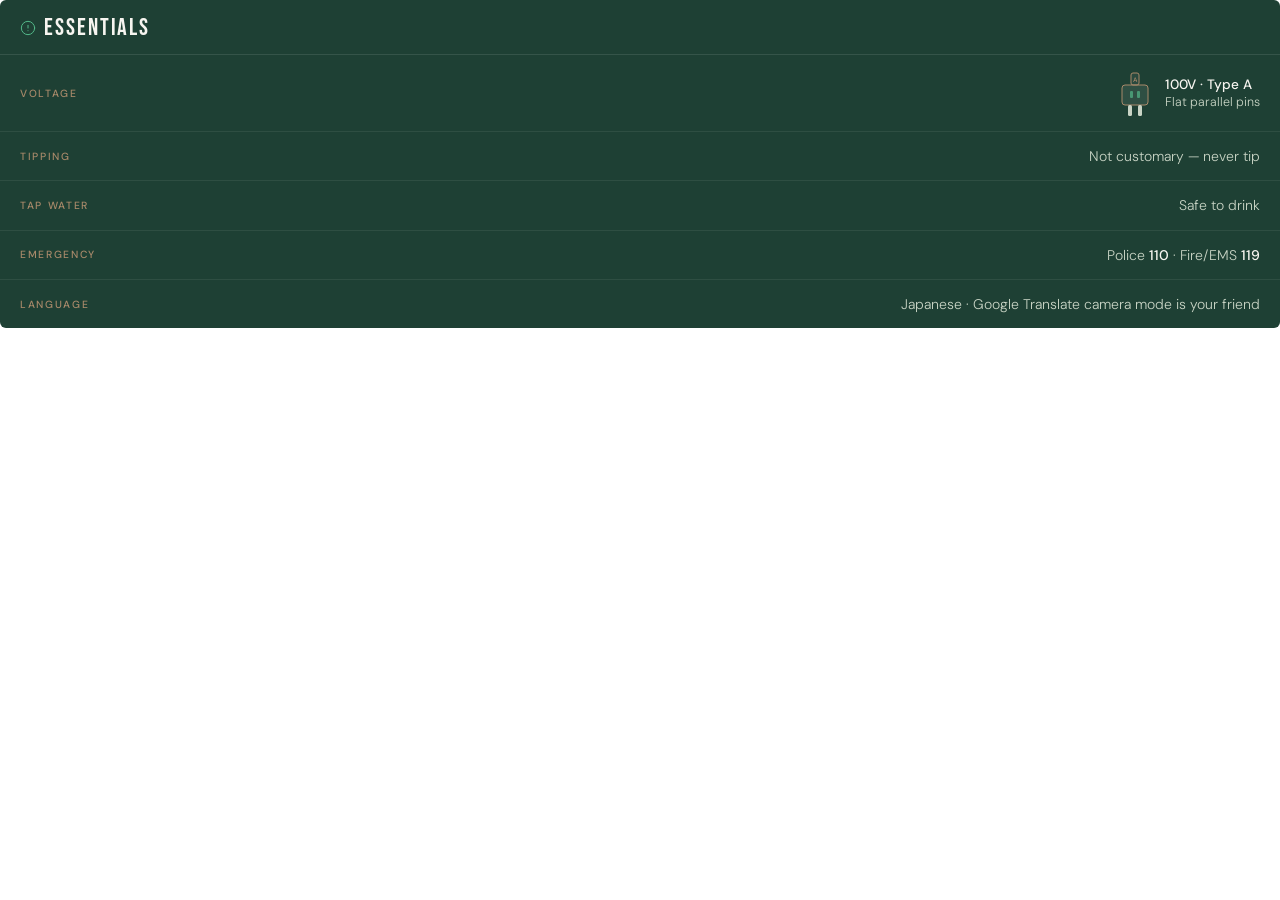
<file: support/html/japan_essentials.html>
<!DOCTYPE html>
<html lang="en">
<head>
  <meta charset="UTF-8">
  <meta name="viewport" content="width=device-width, initial-scale=1.0">
  <title>Essentials</title>
  <link href="https://fonts.googleapis.com/css2?family=Bebas+Neue&family=DM+Sans:ital,wght@0,300;0,400;0,500;1,400&display=swap" rel="stylesheet">
  <style>
    *, *::before, *::after { box-sizing: border-box; margin: 0; padding: 0; }

    html, body { width: 100%; background: transparent; overflow: hidden; }

    .ea-wrap {
      background: #1E4034;
      border-radius: 6px;
      overflow: hidden;
      width: 100%;
      font-family: 'DM Sans', sans-serif;
      -webkit-font-smoothing: antialiased;
    }
    .ea-header {
      padding: 16px 20px 14px;
      border-bottom: 1px solid rgba(255,255,255,0.1);
      display: flex;
      align-items: center;
      gap: 8px;
    }
    .ea-title {
      font-family: 'Bebas Neue', sans-serif;
      font-size: 1.5rem;
      color: #F7F5F0;
      letter-spacing: 0.08em;
      line-height: 1;
    }
    .ea-row {
      display: flex;
      justify-content: space-between;
      align-items: center;
      padding: 14px 20px;
      border-bottom: 1px solid rgba(255,255,255,0.07);
      gap: 16px;
    }
    .ea-row:last-child { border-bottom: none; }
    .ea-key {
      font-size: 0.65rem;
      font-weight: 500;
      letter-spacing: 0.16em;
      text-transform: uppercase;
      color: #A8896A;
      flex-shrink: 0;
    }
    .ea-val {
      font-size: 0.875rem;
      font-weight: 300;
      color: #C9D4C5;
      text-align: right;
      line-height: 1.45;
    }
    .ea-val strong {
      font-weight: 500;
      color: #F7F5F0;
    }
    .plug-block {
      display: flex;
      align-items: center;
      gap: 12px;
    }
    .plug-label {
      font-size: 0.78rem;
      font-weight: 300;
      color: #C9D4C5;
      line-height: 1.4;
      text-align: left;
    }
    .plug-label strong {
      font-weight: 500;
      color: #F7F5F0;
      display: block;
      font-size: 0.85rem;
    }
  </style>
</head>
<body>

<div class="ea-wrap" id="essentialsCard">
  <div class="ea-header">
    <svg width="16" height="16" viewBox="0 0 24 24" fill="none" stroke="#52B788" stroke-width="1.5" stroke-linecap="round" stroke-linejoin="round">
      <circle cx="12" cy="12" r="10"/>
      <line x1="12" y1="8" x2="12" y2="12"/>
      <line x1="12" y1="16" x2="12.01" y2="16"/>
    </svg>
    <span class="ea-title">Essentials</span>
  </div>

  <div class="ea-row">
    <span class="ea-key">Voltage</span>
    <div class="plug-block">
      <svg width="36" height="48" viewBox="0 0 36 48" fill="none" xmlns="http://www.w3.org/2000/svg">
        <rect x="5" y="16" width="26" height="20" rx="3" fill="rgba(255,255,255,0.08)" stroke="#A8896A" stroke-width="1"/>
        <rect x="11" y="36" width="4" height="11" rx="1.5" fill="#C9D4C5"/>
        <rect x="21" y="36" width="4" height="11" rx="1.5" fill="#C9D4C5"/>
        <rect x="13" y="22" width="3" height="7" rx="1" fill="#52B788" fill-opacity="0.7"/>
        <rect x="20" y="22" width="3" height="7" rx="1" fill="#52B788" fill-opacity="0.7"/>
        <rect x="14" y="4" width="8" height="12" rx="2" fill="rgba(255,255,255,0.05)" stroke="#A8896A" stroke-width="1"/>
        <text x="18" y="12.5" text-anchor="middle" font-family="DM Sans,sans-serif" font-size="6.5" font-weight="500" fill="#A8896A">A</text>
      </svg>
      <div class="plug-label">
        <strong>100V · Type A</strong>
        Flat parallel pins
      </div>
    </div>
  </div>

  <div class="ea-row">
    <span class="ea-key">Tipping</span>
    <span class="ea-val">Not customary — never tip</span>
  </div>

  <div class="ea-row">
    <span class="ea-key">Tap water</span>
    <span class="ea-val">Safe to drink</span>
  </div>

  <div class="ea-row">
    <span class="ea-key">Emergency</span>
    <span class="ea-val">Police <strong>110</strong> · Fire/EMS <strong>119</strong></span>
  </div>

  <div class="ea-row">
    <span class="ea-key">Language</span>
    <span class="ea-val">Japanese · Google Translate camera mode is your friend</span>
  </div>
</div>

<script>
  function postHeight() {
    const h = document.getElementById('essentialsCard').offsetHeight;
    window.parent.postMessage({ height: h }, '*');
  }
  document.fonts.ready.then(() => {
    postHeight();
    new ResizeObserver(postHeight).observe(document.getElementById('essentialsCard'));
  });
</script>

</body>
</html>
</file>
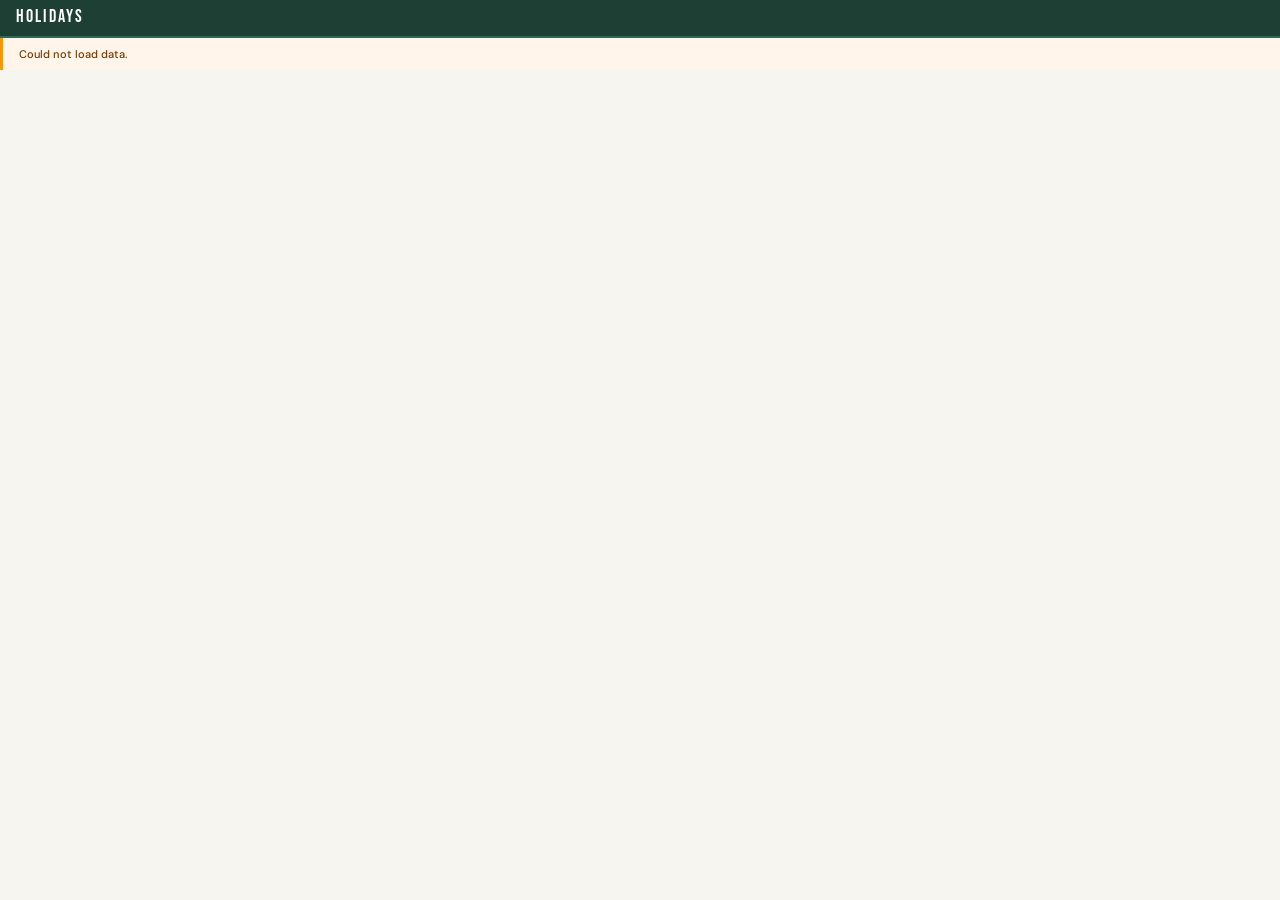
<file: support/html/japan_holidays.html>
<!DOCTYPE html>

<html lang="en">
<head>
<meta charset="UTF-8">
<meta name="viewport" content="width=device-width, initial-scale=1.0">
<title>National Holiday Lookup</title>

<!-- ╔══════════════════════════════════╗
     ║  CONFIGURATION — EDIT HERE      ║
     ╚══════════════════════════════════╝
     DEFAULT_COUNTRY: any ISO 2-letter code
     e.g. "US"  "JP"  "GB"  "DE"  "AU"  "FR"  "SG"       -->

<script>var DEFAULT_COUNTRY = "JP";</script>
<script>
    function sendHeight() {
        // Use document.body to get the height of simple pages
        const trueHeight = document.body.scrollHeight;
        window.parent.postMessage({ height: trueHeight }, '*'); 
    }

    const observer = new ResizeObserver(() => sendHeight());

    window.onload = () => {
        observer.observe(document.body);
        setTimeout(sendHeight, 100);
    };
</script>

<link rel="preconnect" href="https://fonts.googleapis.com">
<link rel="preconnect" href="https://fonts.gstatic.com" crossorigin>
<link href="https://fonts.googleapis.com/css2?family=Bebas+Neue&family=DM+Sans:opsz,wght@9..40,300;9..40,400;9..40,500&display=swap" rel="stylesheet">

<style>
/* ── tokens ── */
:root {
  --forest:    #1E4034;
  --canopy:    #2D6A4F;
  --moss:      #52B788;
  --driftwood: #A8896A;
  --fog:       #C9D4C5;
  --ink:       #0F0F0F;
  --graphite:  #3D3D3D;
  --ash:       #8C8C8C;
  --cloud:     #EFEFEF;
  --paper:     #F7F5F0;
  --white:     #FFFFFF;
  --forest-06: #F4F7F6;
  --forest-10: #ECF0EF;
  --moss-15:   #E2F2EB;
  --drift-15:  #F3EBE2;

  --f-display:  'Bebas Neue','Arial Black','Impact',sans-serif;
  --f-body:     'DM Sans','Helvetica Neue',Arial,sans-serif;
}

*,*::before,*::after { box-sizing: border-box; margin: 0; padding: 0; }
html { -webkit-text-size-adjust: 100%; }

body {
  font-family: var(--f-body);
  font-size: 13px;
  line-height: 1.5;
  color: var(--graphite);
  background: var(--paper);
  -webkit-font-smoothing: antialiased;
}

/* ── thin title bar ── */
.top-bar {
  background: var(--forest);
  padding: 8px 16px;
  border-bottom: 2px solid var(--canopy);
}

.top-title {
  font-family: var(--f-display);
  font-size: 18px;
  letter-spacing: 0.12em;
  color: var(--white);
  line-height: 1;
}

/* ── status strip ── */
.status {
  display: none;
  align-items: center;
  gap: 8px;
  padding: 8px 16px;
  font-size: 11px;
  font-weight: 500;
}
.status.show { display: flex; }
.status.loading { background: var(--forest-10); color: var(--canopy); }
.status.error   { background: #FFF5EA; color: #7a3800; border-left: 3px solid #FF9500; }

@keyframes spin { to { transform: rotate(360deg); } }
.spinner {
  width: 12px; height: 12px; flex-shrink: 0;
  border: 2px solid rgba(45,106,79,.2);
  border-top-color: var(--canopy);
  border-radius: 50%;
  animation: spin .65s linear infinite;
}

/* ── year divider (between years inline in the grid) ── */
.year-divider {
  grid-column: 1 / -1;
  display: flex;
  align-items: center;
  gap: 10px;
  padding: 8px 2px 2px;
}
.year-divider-label {
  font-family: var(--f-display);
  font-size: 15px;
  letter-spacing: 0.12em;
  color: var(--ash);
  flex-shrink: 0;
}
.year-divider-line {
  flex: 1;
  height: 1px;
  background: var(--cloud);
}

/* ── legend ── */
.legend {
  display: none;
  padding: 6px 16px 2px;
  gap: 12px;
  flex-wrap: wrap;
}
.legend.show { display: flex; }

.leg-item {
  display: flex;
  align-items: center;
  gap: 5px;
  font-size: 9px;
  font-weight: 500;
  letter-spacing: 0.1em;
  text-transform: uppercase;
  color: var(--ash);
}
.leg-dot {
  width: 9px; height: 9px;
  border-radius: 50%; flex-shrink: 0;
}
.dot-a { background: var(--canopy); }
.dot-o { background: var(--driftwood); }

/* ── calendar ── */
.cal-wrap {
  padding: 8px 16px 4px;
}

.cal-grid {
  display: grid;
  grid-template-columns: repeat(4, 1fr);
  gap: 8px;
}

@media (max-width: 680px) {
  .cal-grid { grid-template-columns: repeat(2, 1fr); }
}
@media (max-width: 360px) {
  .cal-grid { grid-template-columns: 1fr 1fr; }
}

.month-card {
  background: var(--white);
  border: 1px solid var(--cloud);
  border-radius: 2px;
  /* Do NOT set overflow:hidden — that clips tooltips */
}

.month-head {
  background: var(--forest);
  padding: 5px 8px 4px;
  display: flex;
  justify-content: space-between;
  align-items: center;
  border-radius: 2px 2px 0 0;
}

.month-name {
  font-family: var(--f-display);
  font-size: 12px;
  letter-spacing: 0.1em;
  color: var(--white);
  line-height: 1;
}

/* ── additional years container ── */
.additional-years {
  margin-top: 10px;
}

.add-years-toggle {
  display: flex;
  align-items: center;
  gap: 8px;
  padding: 8px 12px;
  background: var(--forest);
  border-radius: 2px;
  cursor: pointer;
  user-select: none;
  transition: background .12s;
}
.add-years-toggle:hover { background: var(--canopy); }

.add-years-label {
  font-family: var(--f-display);
  font-size: 14px;
  letter-spacing: 0.12em;
  color: var(--white);
  line-height: 1;
}

.add-years-meta {
  font-size: 9px;
  color: var(--fog);
  letter-spacing: 0.06em;
  margin-left: 4px;
}

.add-years-toggle .collapse-chev { color: var(--fog); }
.add-years-toggle .collapse-chev.open { transform: rotate(180deg); }

.add-years-body {
  padding-top: 8px;
}

.cal-wkdays {
  display: grid;
  grid-template-columns: repeat(7, 1fr);
  background: var(--forest-06);
  border-bottom: 1px solid var(--cloud);
}

.cal-wkday {
  text-align: center;
  padding: 3px 0;
  font-size: 8px;
  font-weight: 500;
  letter-spacing: 0.06em;
  text-transform: uppercase;
  color: var(--ash);
}

.cal-days {
  display: grid;
  grid-template-columns: repeat(7, 1fr);
  padding: 3px;
  gap: 1px;
  /* NO overflow:hidden here */
}

/* Square cell via padding trick */
.cal-day {
  position: relative;
  width: 100%;
  padding-top: 100%;
  border-radius: 50%;
  cursor: default;
}

.cal-day-in {
  position: absolute;
  inset: 0;
  display: flex;
  align-items: center;
  justify-content: center;
  font-size: 10px;
  font-weight: 400;
  color: var(--graphite);
  border-radius: 50%;
  line-height: 1;
}

.cal-day.empty .cal-day-in { color: transparent; }

.cal-day.is-a .cal-day-in {
  background: var(--canopy);
  color: var(--white);
  font-weight: 600;
}

.cal-day.is-o .cal-day-in {
  background: var(--driftwood);
  color: var(--white);
  font-weight: 600;
}

.cal-day.is-a.is-o .cal-day-in {
  background: linear-gradient(135deg, var(--canopy) 50%, var(--driftwood) 50%);
  color: var(--white);
  font-weight: 600;
}

.cal-day.has-tip {
  cursor: pointer;
  z-index: 1;
}
.cal-day.has-tip:hover .cal-day-in { filter: brightness(1.15); }

/* ── FIXED-POSITION TOOLTIP ── */
/* Rendered in <body>, positioned via JS on mouseenter */
#tooltip {
  display: none;
  position: fixed;
  z-index: 9999;
  background: var(--ink);
  color: var(--white);
  padding: 10px 12px;
  min-width: 165px;
  max-width: 205px;
  border-radius: 3px;
  box-shadow: 0 6px 22px rgba(0,0,0,.40);
  pointer-events: none;
  font-family: var(--f-body);
  font-size: 11px;
  line-height: 1.45;
  white-space: normal;
}

#tooltip::after {
  content: '';
  position: absolute;
  border: 6px solid transparent;
}

/* arrow pointing down (tooltip above cursor) */
#tooltip.arrow-down::after {
  top: 100%;
  left: var(--arrow-x, 50%);
  transform: translateX(-50%);
  border-top-color: var(--ink);
}

/* arrow pointing up (tooltip below cursor) */
#tooltip.arrow-up::after {
  bottom: 100%;
  left: var(--arrow-x, 50%);
  transform: translateX(-50%);
  border-bottom-color: var(--ink);
}

.tip-name {
  font-size: 11px;
  font-weight: 500;
  color: var(--white);
  line-height: 1.3;
  margin-bottom: 5px;
}

.tip-hr {
  border: none;
  border-top: 1px solid rgba(255,255,255,.12);
  margin: 6px 0;
}

.tip-row {
  display: flex;
  justify-content: space-between;
  gap: 8px;
  font-size: 9.5px;
  margin-top: 2px;
}
.tip-k { color: var(--ash); flex-shrink: 0; }
.tip-v { color: var(--fog); text-align: right; }

.tip-pill {
  display: inline-block;
  margin-top: 6px;
  padding: 2px 7px;
  font-size: 8px;
  font-weight: 500;
  letter-spacing: 0.1em;
  text-transform: uppercase;
  border-radius: 2px;
}
.pill-a { background: var(--canopy); color: var(--white); }
.pill-o { background: var(--driftwood); color: var(--white); }
.pill-s { background: rgba(255,255,255,.1); color: var(--moss); }

/* ── collapsible list ── */
.list-section { padding: 6px 16px 20px; display: none; }
.list-section.show { display: block; }

.list-btn {
  width: 100%;
  display: flex;
  align-items: center;
  justify-content: space-between;
  padding: 7px 12px;
  background: var(--forest-06);
  border: 1px solid var(--cloud);
  border-bottom: none;
  border-radius: 2px 2px 0 0;
  font-family: var(--f-body);
  font-size: 9px;
  font-weight: 500;
  letter-spacing: 0.16em;
  text-transform: uppercase;
  color: var(--ash);
  cursor: pointer;
  text-align: left;
  transition: background .12s, color .12s;
}
.list-btn:hover { background: var(--forest-10); color: var(--canopy); }

.chev {
  font-size: 10px;
  color: var(--ash);
  transition: transform .18s;
  flex-shrink: 0;
}
.chev.open { transform: rotate(180deg); }

.list-body {
  display: none;
  border: 1px solid var(--cloud);
  border-radius: 0 0 2px 2px;
  overflow: hidden;
}
.list-body.open { display: block; }

.list-yr-row { background: var(--forest-10) !important; }
.list-yr-cell {
  padding: 5px 10px 4px;
  font-family: var(--f-display);
  font-size: 12px;
  letter-spacing: 0.14em;
  color: var(--ash);
  border-bottom: 1px solid var(--cloud);
}

.list-tbl {
  width: 100%;
  border-collapse: collapse;
  font-size: 11px;
}

.list-tbl thead tr { background: var(--forest); }
.list-tbl thead th {
  padding: 5px 10px;
  text-align: left;
  font-size: 8px;
  font-weight: 500;
  letter-spacing: 0.16em;
  text-transform: uppercase;
  color: var(--fog);
}

.list-tbl tbody tr { border-bottom: 1px solid var(--cloud); }
.list-tbl tbody tr:last-child { border-bottom: none; }
.list-tbl tbody tr:hover { background: var(--forest-06); }

.list-tbl td { padding: 6px 10px; color: var(--graphite); vertical-align: middle; }

.td-date { white-space: nowrap; color: var(--ash); font-size: 10px; font-weight: 300; width: 88px; }
.td-name { font-weight: 500; color: var(--ink); }
.td-day  { color: var(--ash); font-size: 10px; white-space: nowrap; }
.td-obs  { font-size: 10px; color: var(--driftwood); }

.chip {
  display: inline-block;
  margin-left: 6px;
  padding: 1px 6px;
  font-size: 7.5px;
  font-weight: 500;
  letter-spacing: 0.1em;
  text-transform: uppercase;
  background: var(--drift-15);
  color: #6a4200;
  border-radius: 2px;
  vertical-align: middle;
}

.hidden { display: none !important; }

/* ── collapse bar for hidden months ── */
.collapse-bar {
  grid-column: 1 / -1;   /* full row width */
  display: flex;
  align-items: center;
  justify-content: space-between;
  padding: 7px 12px;
  background: var(--forest-06);
  border: 1px solid var(--cloud);
  border-radius: 2px;
  cursor: pointer;
  user-select: none;
  transition: background .12s, color .12s;
  gap: 8px;
}
.collapse-bar:hover { background: var(--forest-10); }

.collapse-bar-label {
  font-size: 9px;
  font-weight: 500;
  letter-spacing: 0.16em;
  text-transform: uppercase;
  color: var(--ash);
}
.collapse-bar:hover .collapse-bar-label { color: var(--canopy); }

.collapse-bar-meta {
  font-size: 9px;
  color: var(--fog);
  letter-spacing: 0.06em;
  flex: 1;
  text-align: center;
}

.collapse-chev {
  font-size: 10px;
  color: var(--ash);
  flex-shrink: 0;
}

/* hidden month cards — toggled by JS */
.month-card.collapsed { display: none; }
</style>

</head>
<body>

<!-- Fixed tooltip — lives outside all scrolling containers -->

<div id="tooltip"></div>

<!-- ── thin title bar ── -->

<div class="top-bar">
  <span class="top-title">HOLIDAYS</span>
</div>

<!-- ── status ── -->

<div class="status" id="status">
  <div class="spinner" id="spinner"></div>
  <span id="status-msg"></span>
</div>

<!-- ── legend ── -->

<div class="legend" id="legend">
  <div class="leg-item"><div class="leg-dot dot-a"></div>Actual date</div>
  <div class="leg-item"><div class="leg-dot dot-o"></div>Observed</div>
</div>

<!-- ── calendar ── -->

<div class="cal-wrap">
  <div class="cal-grid" id="cal-grid"></div>
  <!-- additional years container — populated by JS as background fetches land -->
  <div class="additional-years" id="additional-years" style="display:none;">
    <div class="add-years-toggle" id="add-years-toggle" onclick="toggleAdditionalYears()">
      <span class="add-years-label">Additional Years</span>
      <span class="add-years-meta" id="add-years-meta"></span>
      <span class="collapse-chev" id="add-years-chev">▼</span>
    </div>
    <div class="add-years-body" id="add-years-body" style="display:none;">
      <div class="cal-grid" id="extra-cal-grid"></div>
    </div>
  </div>
</div>

<!-- ── list ── -->

<div class="list-section" id="list-section">
  <button class="list-btn" onclick="toggleList()">
    Full holiday list
    <span class="chev" id="chev">▼</span>
  </button>
  <div class="list-body" id="list-body"></div>
</div>

<script>
/* ── config ── */
var COUNTRY_NAMES = {
  US:'United States',GB:'United Kingdom',CA:'Canada',AU:'Australia',
  DE:'Germany',FR:'France',JP:'Japan',CN:'China',IN:'India',BR:'Brazil',
  MX:'Mexico',KR:'South Korea',IT:'Italy',ES:'Spain',NL:'Netherlands',
  SG:'Singapore',NZ:'New Zealand',ZA:'South Africa',NG:'Nigeria',AR:'Argentina',
  SE:'Sweden',NO:'Norway',DK:'Denmark',CH:'Switzerland',PT:'Portugal',PL:'Poland',
  TR:'Turkey',EG:'Egypt',SA:'Saudi Arabia',AE:'UAE',IL:'Israel',PH:'Philippines',
  ID:'Indonesia',TH:'Thailand',MY:'Malaysia',VN:'Vietnam',PK:'Pakistan',
  BD:'Bangladesh',KE:'Kenya',GH:'Ghana',UA:'Ukraine',RU:'Russia',CO:'Colombia',
  CL:'Chile',PE:'Peru',IE:'Ireland',BE:'Belgium',AT:'Austria',GR:'Greece',
  FI:'Finland',CZ:'Czechia',HU:'Hungary',RO:'Romania',SK:'Slovakia',HR:'Croatia',
  RS:'Serbia',BG:'Bulgaria',LU:'Luxembourg',IS:'Iceland',EE:'Estonia',LV:'Latvia',
  LT:'Lithuania',SI:'Slovenia',CY:'Cyprus',MT:'Malta',MA:'Morocco',TN:'Tunisia',
  ET:'Ethiopia',TZ:'Tanzania',UG:'Uganda',ZW:'Zimbabwe',CM:'Cameroon',
  CI:'Ivory Coast',SN:'Senegal',DZ:'Algeria',AO:'Angola',MZ:'Mozambique',
  ZM:'Zambia',EC:'Ecuador',VE:'Venezuela',BO:'Bolivia',PY:'Paraguay',UY:'Uruguay',
  PA:'Panama',CR:'Costa Rica',GT:'Guatemala',HN:'Honduras',SV:'El Salvador',
  NI:'Nicaragua',CU:'Cuba',DO:'Dominican Republic',JM:'Jamaica',HT:'Haiti',
  LK:'Sri Lanka',NP:'Nepal',MM:'Myanmar',KH:'Cambodia',LA:'Laos',TW:'Taiwan',
  HK:'Hong Kong',MN:'Mongolia',KZ:'Kazakhstan',UZ:'Uzbekistan',AZ:'Azerbaijan',
  GE:'Georgia',AM:'Armenia',JO:'Jordan',LB:'Lebanon',IQ:'Iraq',IR:'Iran',
  KW:'Kuwait',QA:'Qatar',BH:'Bahrain',OM:'Oman',YE:'Yemen',LY:'Libya',SD:'Sudan'
};

var MONTHS  = ['January','February','March','April','May','June',
               'July','August','September','October','November','December'];
var MSHORT  = ['Jan','Feb','Mar','Apr','May','Jun','Jul','Aug','Sep','Oct','Nov','Dec'];
var DSHORT  = ['Su','Mo','Tu','We','Th','Fr','Sa'];
var DFULL   = ['Sunday','Monday','Tuesday','Wednesday','Thursday','Friday','Saturday'];

var store = {};  /* { year: [holidays] } */

/* ── helpers ── */
function pad(n) { return n < 10 ? '0'+n : ''+n; }
function fmtDate(s) {
  var p = s.split('-');
  return MSHORT[+p[1]-1] + ' ' + +p[2] + ', ' + p[0];
}
function dayName(s) {
  var p = s.split('-').map(Number);
  return DFULL[new Date(p[0], p[1]-1, p[2]).getDay()];
}
function $(id) { return document.getElementById(id); }
function show(id) { $(id).classList.remove('hidden'); }
function hide(id) { $(id).classList.add('hidden'); }

function setStatus(type, msg) {
  var el = $('status');
  el.className = 'status show ' + type;
  $('status-msg').textContent = msg;
  $('spinner').style.display = type === 'loading' ? 'block' : 'none';
}
function clearStatus() { $('status').className = 'status'; }

/* ── tooltip (fixed position, lives in <body>) ── */
var tipEl      = $('tooltip');
var tipTarget  = null;

function showTip(cell, html) {
  tipEl.innerHTML = html;
  tipEl.style.display = 'block';
  tipEl.className = '';   /* clear old arrow class */
  positionTip(cell);
}

function hideTip() {
  tipEl.style.display = 'none';
  tipEl.className = '';
  tipTarget = null;
}

function positionTip(cell) {
  var cr  = cell.getBoundingClientRect();
  var tw  = tipEl.offsetWidth  || 185;
  var th  = tipEl.offsetHeight || 120;
  var vw  = window.innerWidth;
  var vh  = window.innerHeight;
  var pad = 8;

  /* Preferred: above the cell */
  var spaceAbove = cr.top;
  var spaceBelow = vh - cr.bottom;
  var above = spaceAbove >= th + pad || spaceAbove >= spaceBelow;

  /* Horizontal: center on cell, clamp to viewport */
  var cellCx  = cr.left + cr.width / 2;
  var left    = cellCx - tw / 2;
  left = Math.max(pad, Math.min(left, vw - tw - pad));

  /* Arrow x relative to tooltip box */
  var arrowX  = Math.max(12, Math.min(cellCx - left, tw - 12));
  tipEl.style.setProperty('--arrow-x', arrowX + 'px');

  if (above) {
    tipEl.className = 'arrow-down';
    tipEl.style.top  = (cr.top - th - pad) + 'px';
    tipEl.style.left = left + 'px';
  } else {
    tipEl.className = 'arrow-up';
    tipEl.style.top  = (cr.bottom + pad) + 'px';
    tipEl.style.left = left + 'px';
  }
}

/* reposition on scroll/resize without closing */
window.addEventListener('scroll', function() {
  if (tipTarget) positionTip(tipTarget);
}, true);
window.addEventListener('resize', function() {
  if (tipTarget) positionTip(tipTarget);
});
/* dismiss tooltip on touch outside a holiday cell */
document.addEventListener('touchstart', function(e) {
  if (tipTarget && !tipTarget.contains(e.target)) {
    hideTip();
  }
}, { passive: true });

/* ── re-render grid when desktop ↔ mobile breakpoint is crossed — see listener below ── */

/* ── fetch ── */
function fetchYear(code, yr) {
  return fetch('https://tallyfy.com/national-holidays/api/' + code + '/' + yr + '.json')
    .then(function(r) { if (!r.ok) throw new Error(); return r.json(); });
}

/* ── visible window — mirrors CSS breakpoint exactly ── */
function visibleCount() {
  /* must match the CSS @media (max-width: 680px) breakpoint */
  return window.matchMedia('(max-width: 680px)').matches ? 2 : 4;
}

/* ── build one month card (no grid insertion) ── */
function buildMonthCard(year, mo, holidays, actMap, obsMap) {
  var firstDow    = new Date(year, mo, 1).getDay();
  var daysInMonth = new Date(year, mo+1, 0).getDate();
  var actualsHere = holidays.filter(function(h) {
    return parseInt(h.date.split('-')[1], 10) - 1 === mo;
  });

  var card = document.createElement('div');
  card.className   = 'month-card';
  card.dataset.mo  = mo;
  card.dataset.yr  = year;

  var head = document.createElement('div');
  head.className = 'month-head';
  head.innerHTML = '<span class="month-name">' + MONTHS[mo].toUpperCase() + '</span>';
  card.appendChild(head);

  var wkr = document.createElement('div');
  wkr.className = 'cal-wkdays';
  DSHORT.forEach(function(d) {
    var s = document.createElement('span');
    s.className = 'cal-wkday';
    s.textContent = d;
    wkr.appendChild(s);
  });
  card.appendChild(wkr);

  var dg = document.createElement('div');
  dg.className = 'cal-days';

  for (var e = 0; e < firstDow; e++) {
    var em = document.createElement('div');
    em.className = 'cal-day empty';
    em.innerHTML = '<div class="cal-day-in"></div>';
    dg.appendChild(em);
  }

  for (var d = 1; d <= daysInMonth; d++) {
    var ds     = year + '-' + pad(mo+1) + '-' + pad(d);
    var actH   = actMap[ds] || [];
    var obsAll = obsMap[ds] || [];
    var obsOth = obsAll.filter(function(h) { return actH.indexOf(h) === -1; });
    var isA    = actH.length > 0;
    var isO    = obsOth.length > 0;

    var cell = document.createElement('div');
    cell.className = 'cal-day';
    if (isA) cell.classList.add('is-a');
    if (isO) cell.classList.add('is-o');

    var inner = document.createElement('div');
    inner.className   = 'cal-day-in';
    inner.textContent = d;
    cell.appendChild(inner);

    if (isA || isO) {
      cell.classList.add('has-tip');
      var html = '';
      var first = true;

      actH.forEach(function(h) {
        if (!first) html += '<hr class="tip-hr">';
        first = false;
        var sh = h.is_observed_shifted;
        html +=
          '<div class="tip-name">' + h.name + '</div>' +
          '<div class="tip-row"><span class="tip-k">Date</span><span class="tip-v">' + fmtDate(h.date) + '</span></div>' +
          '<div class="tip-row"><span class="tip-k">Day</span><span class="tip-v">' + dayName(h.date) + '</span></div>';
        if (sh) {
          html +=
            '<div class="tip-row"><span class="tip-k">Observed</span><span class="tip-v">' + fmtDate(h.observed_date) + '</span></div>' +
            '<span class="tip-pill pill-s">Observed ' + dayName(h.observed_date) + '</span>';
        } else {
          html += '<span class="tip-pill pill-a">Actual date</span>';
        }
      });

      obsOth.forEach(function(h) {
        if (!first) html += '<hr class="tip-hr">';
        first = false;
        html +=
          '<div class="tip-name">' + h.name + '</div>' +
          '<div class="tip-row"><span class="tip-k">Actual</span><span class="tip-v">' + fmtDate(h.date) + '</span></div>' +
          '<div class="tip-row"><span class="tip-k">Observed</span><span class="tip-v">' + fmtDate(h.observed_date) + '</span></div>' +
          '<span class="tip-pill pill-o">Observed here</span>';
      });

      (function(c, h) {
        /* mouse */
        c.addEventListener('mouseenter', function() { tipTarget = c; showTip(c, h); });
        c.addEventListener('mouseleave', function() { hideTip(); });
        /* touch — tap to show; tapping anywhere else hides (see global touchstart below) */
        c.addEventListener('touchstart', function(e) {
          e.preventDefault(); /* stop synthetic mouse events firing too */
          if (tipTarget === c) {
            hideTip();         /* second tap on same cell = dismiss */
          } else {
            tipTarget = c;
            showTip(c, h);
          }
        }, { passive: false });
      })(cell, html);
    }

    dg.appendChild(cell);
  }

  card.appendChild(dg);
  return card;
}

/* ── collapse bar factory — one-way reveal, no toggle back ── */
var barIdSeq = 0;
function makeCollapseBar(label, metaText, cards) {
  var bar = document.createElement('div');
  bar.className = 'collapse-bar';
  bar.innerHTML =
    '<span class="collapse-bar-label">' + label + '</span>' +
    '<span class="collapse-bar-meta">' + metaText + '</span>' +
    '<span class="collapse-chev">▼</span>';

  bar.addEventListener('click', function() {
    /* reveal all cards */
    cards.forEach(function(c) { c.classList.remove('collapsed'); });
    /* remove the bar itself — no going back */
    bar.parentNode.removeChild(bar);
  });
  return bar;
}

/* ── collapse meta string ── */
function barMeta(cards, holidays) {
  if (!cards.length) return '';
  var first = MONTHS[parseInt(cards[0].dataset.mo, 10)];
  var last  = MONTHS[parseInt(cards[cards.length-1].dataset.mo, 10)];
  var range = cards.length === 1 ? first : first + ' – ' + last;
  var hols  = 0;
  cards.forEach(function(c) {
    var m = parseInt(c.dataset.mo, 10);
    hols += holidays.filter(function(h) {
      return parseInt(h.date.split('-')[1], 10) - 1 === m;
    }).length;
  });
  return range + ' · ' + cards.length + ' month' + (cards.length !== 1 ? 's' : '') +
         (hols ? ' · ' + hols + ' holiday' + (hols !== 1 ? 's' : '') : '');
}

/* ── toggle additional years panel ── */
function toggleAdditionalYears() {
  var body = $('add-years-body');
  var chev = $('add-years-chev');
  var open = body.style.display === 'none';
  body.style.display = open ? 'block' : 'none';
  chev.classList.toggle('open', open);
}

/* ── init — fetch current year immediately, discover & stream the rest ── */
(function init() {
  var now  = new Date().getFullYear();
  var code = DEFAULT_COUNTRY || 'US';

  /* We don't hardcode the max year — instead we probe upward from now+1
     until the API returns a 404, then stop. Each successful year is streamed
     into the UI as it arrives. Max probe cap: now+10 to avoid runaway.      */
  var MAX_PROBE = now + 10;

  setStatus('loading', 'Loading…');

  /* ── sentinel anchors for the current-year grid ── */
  var mainGrid   = $('cal-grid');
  var mainAnchor = {};
  /* Just one anchor for the current year in the main grid */
  (function() {
    var a = document.createElement('div');
    a.style.display = 'contents';
    mainGrid.appendChild(a);
    mainAnchor[now] = a;
  })();

  function insertAtMainAnchor(yr, nodes) {
    var anchor = mainAnchor[yr];
    if (!anchor) return;
    nodes.forEach(function(n) { anchor.parentNode.insertBefore(n, anchor); });
  }

  /* ── sentinel anchors for the extra-years grid (inserted as years are discovered) ── */
  var extraGrid    = $('extra-cal-grid');
  var extraAnchors = {};
  var extraYears   = []; /* years confirmed available beyond now */

  function ensureExtraAnchor(yr) {
    if (extraAnchors[yr]) return;
    var a = document.createElement('div');
    a.style.display = 'contents';
    extraGrid.appendChild(a);
    extraAnchors[yr] = a;
    extraYears.push(yr);
    extraYears.sort(function(a,b){ return a-b; });
  }

  function insertAtExtraAnchor(yr, nodes) {
    var anchor = extraAnchors[yr];
    if (!anchor) return;
    nodes.forEach(function(n) { anchor.parentNode.insertBefore(n, anchor); });
  }

  /* ── list ordering helper — shared table in list-body ── */
  function insertAtListAnchor(year) {
    var hols = store[year] || [];
    if (!hols.length) return;
    $('list-section').className = 'list-section show';

    var body = $('list-body');
    var tbl  = body.querySelector('table.list-tbl');
    if (!tbl) {
      tbl = document.createElement('table');
      tbl.className = 'list-tbl';
      var cg = document.createElement('colgroup');
      cg.innerHTML =
        '<col style="width:92px"><col><col style="width:80px"><col style="width:92px">';
      tbl.appendChild(cg);
      tbl.createTHead().innerHTML =
        '<tr><th>Date</th><th>Holiday</th><th>Day</th><th>Observed</th></tr>';
      tbl.createTBody();
      body.insertBefore(tbl, body.firstChild);
    }

    var tb = tbl.querySelector('tbody');
    /* find insert-before position: first sep row with yr > this year */
    var insertBefore = null;
    var rows = tb.rows;
    for (var i = 0; i < rows.length; i++) {
      if (rows[i].dataset.yr && parseInt(rows[i].dataset.yr, 10) > year) {
        insertBefore = rows[i]; break;
      }
    }

    var sepRow = document.createElement('tr');
    sepRow.className   = 'list-yr-row';
    sepRow.dataset.yr  = year;
    var sepCell        = document.createElement('td');
    sepCell.colSpan    = 4;
    sepCell.className  = 'list-yr-cell';
    sepCell.textContent = year;
    sepRow.appendChild(sepCell);

    var newRows = [sepRow];
    hols.forEach(function(h) {
      var sh = h.is_observed_shifted;
      var tr = document.createElement('tr');
      tr.innerHTML =
        '<td class="td-date">' + fmtDate(h.date) + '</td>' +
        '<td class="td-name">' + h.name + (sh ? '<span class="chip">Shifted</span>' : '') + '</td>' +
        '<td class="td-day">'  + dayName(h.observed_date || h.date) + '</td>' +
        '<td class="td-obs">'  + (sh ? fmtDate(h.observed_date) : '—') + '</td>';
      newRows.push(tr);
    });
    newRows.forEach(function(r) {
      insertBefore ? tb.insertBefore(r, insertBefore) : tb.appendChild(r);
    });
  }

  /* ── update the "Additional Years" meta label ── */
  function updateExtraMeta() {
    if (!extraYears.length) return;
    var first = extraYears[0];
    var last  = extraYears[extraYears.length - 1];
    $('add-years-meta').textContent = first === last ? first : first + ' – ' + last;
    $('additional-years').style.display = 'block';
  }

  /* ── fetch current year first ── */
  fetchYear(code, now)
    .then(function(d) {
      store[now] = d.holidays || [];
      clearStatus();
      $('legend').className = 'legend show';
      appendYearToGrid(now, true, insertAtMainAnchor);
      insertAtListAnchor(now);
      $('list-section').className = 'list-section show';
    })
    .catch(function() {
      store[now] = [];
      clearStatus();
      setStatus('error', 'Could not load data.');
    });

  /* ── probe & stream future years ── */
  (function probeNext(yr) {
    if (yr > MAX_PROBE) return;
    fetchYear(code, yr)
      .then(function(d) {
        store[yr] = d.holidays || [];
        ensureExtraAnchor(yr);
        appendYearToGrid(yr, false, insertAtExtraAnchor);
        insertAtListAnchor(yr);
        updateExtraMeta();
        probeNext(yr + 1); /* only probe next if this one succeeded */
      })
      .catch(function() {
        /* 404 or error — stop probing, this year doesn't exist yet */
      });
  })(now + 1);

})();

/* ── append a single year's calendar section at its reserved anchor ── */
function appendYearToGrid(year, isFirstYear, insertAt) {
  var holidays = store[year] || [];

  var today      = new Date();
  var todayYear  = today.getFullYear();
  var todayMonth = today.getMonth();
  var showN      = visibleCount();

  /* build lookup maps */
  var actMap = {}, obsMap = {};
  holidays.forEach(function(h) {
    if (!actMap[h.date]) actMap[h.date] = [];
    actMap[h.date].push(h);
    if (h.is_observed_shifted) {
      if (!obsMap[h.observed_date]) obsMap[h.observed_date] = [];
      obsMap[h.observed_date].push(h);
    }
  });

  var beforeCards  = [];
  var visibleCards = [];
  var afterCards   = [];

  for (var mo = 0; mo < 12; mo++) {
    var card = buildMonthCard(year, mo, holidays, actMap, obsMap);
    if (isFirstYear) {
      if (mo < todayMonth) {
        card.classList.add('collapsed');
        beforeCards.push(card);
      } else if (mo <= Math.min(11, todayMonth + showN - 1)) {
        visibleCards.push(card);
      } else {
        card.classList.add('collapsed');
        afterCards.push(card);
      }
    } else {
      card.classList.add('collapsed');
      afterCards.push(card);
    }
  }

  /* collect all nodes to insert in order */
  var nodes = [];

  if (isFirstYear) {
    if (beforeCards.length) {
      nodes.push(makeCollapseBar('Earlier this year', barMeta(beforeCards, holidays), beforeCards));
      beforeCards.forEach(function(c) { nodes.push(c); });
    }
    visibleCards.forEach(function(c) { nodes.push(c); });
    if (afterCards.length) {
      nodes.push(makeCollapseBar('Later this year', barMeta(afterCards, holidays), afterCards));
      afterCards.forEach(function(c) { nodes.push(c); });
    }
  } else {
    var divider = document.createElement('div');
    divider.className = 'year-divider';
    divider.style.cursor = 'pointer';
    divider.style.userSelect = 'none';

    var lbl = document.createElement('span');
    lbl.className = 'year-divider-label';
    lbl.textContent = year;

    var holCount = holidays.length;
    var hint = document.createElement('span');
    hint.style.cssText = 'font-size:9px;color:var(--fog);margin-left:8px;white-space:nowrap;letter-spacing:0.04em;';
    hint.textContent = holCount + ' holiday' + (holCount !== 1 ? 's' : '') + ' · tap to expand';

    var chev = document.createElement('span');
    chev.className = 'collapse-chev';

    var line = document.createElement('div');
    line.className = 'year-divider-line';

    divider.appendChild(lbl);
    divider.appendChild(hint);
    divider.appendChild(line);
    divider.appendChild(chev);

    divider.addEventListener('click', function onClick() {
      afterCards.forEach(function(c) { c.classList.remove('collapsed'); });
      divider.removeEventListener('click', onClick);
      divider.style.cursor = 'default';
      divider.style.userSelect = 'default';
      hint.style.display = 'none';
      chev.style.display = 'none';
    });

    nodes.push(divider);
    afterCards.forEach(function(c) { nodes.push(c); });
  }

  insertAt(year, nodes);
}

/* ── toggle list ── */
function toggleList() {
  var open = $('list-body').classList.toggle('open');
  $('chev').classList.toggle('open', open);
}

/* ── re-render both grids when desktop ↔ mobile breakpoint is crossed ── */
(function() {
  var mq = window.matchMedia('(max-width: 680px)');

  function onBreakpointChange() {
    hideTip();
    var now = new Date().getFullYear();

    /* Re-render main grid */
    var mainGrid = $('cal-grid');
    mainGrid.innerHTML = '';
    var mainAnchor = document.createElement('div');
    mainAnchor.style.display = 'contents';
    mainGrid.appendChild(mainAnchor);
    if (store[now]) {
      appendYearToGrid(now, true, function(yr, nodes) {
        nodes.forEach(function(n) { mainAnchor.parentNode.insertBefore(n, mainAnchor); });
      });
    }

    /* Re-render extra grid — collect loaded future years in sorted order */
    var extraGrid = $('extra-cal-grid');
    extraGrid.innerHTML = '';
    var futureYrs = Object.keys(store)
      .map(function(y) { return parseInt(y, 10); })
      .filter(function(y) { return y > now && store[y]; })
      .sort(function(a, b) { return a - b; });

    futureYrs.forEach(function(yr) {
      var anchor = document.createElement('div');
      anchor.style.display = 'contents';
      extraGrid.appendChild(anchor);
      appendYearToGrid(yr, false, function(y, nodes) {
        nodes.forEach(function(n) { anchor.parentNode.insertBefore(n, anchor); });
      });
    });
  }

  if (mq.addEventListener) {
    mq.addEventListener('change', onBreakpointChange);
  } else {
    mq.addListener(onBreakpointChange); /* Safari < 14 */
  }
})();
</script>

</body>
</html>
</file>
